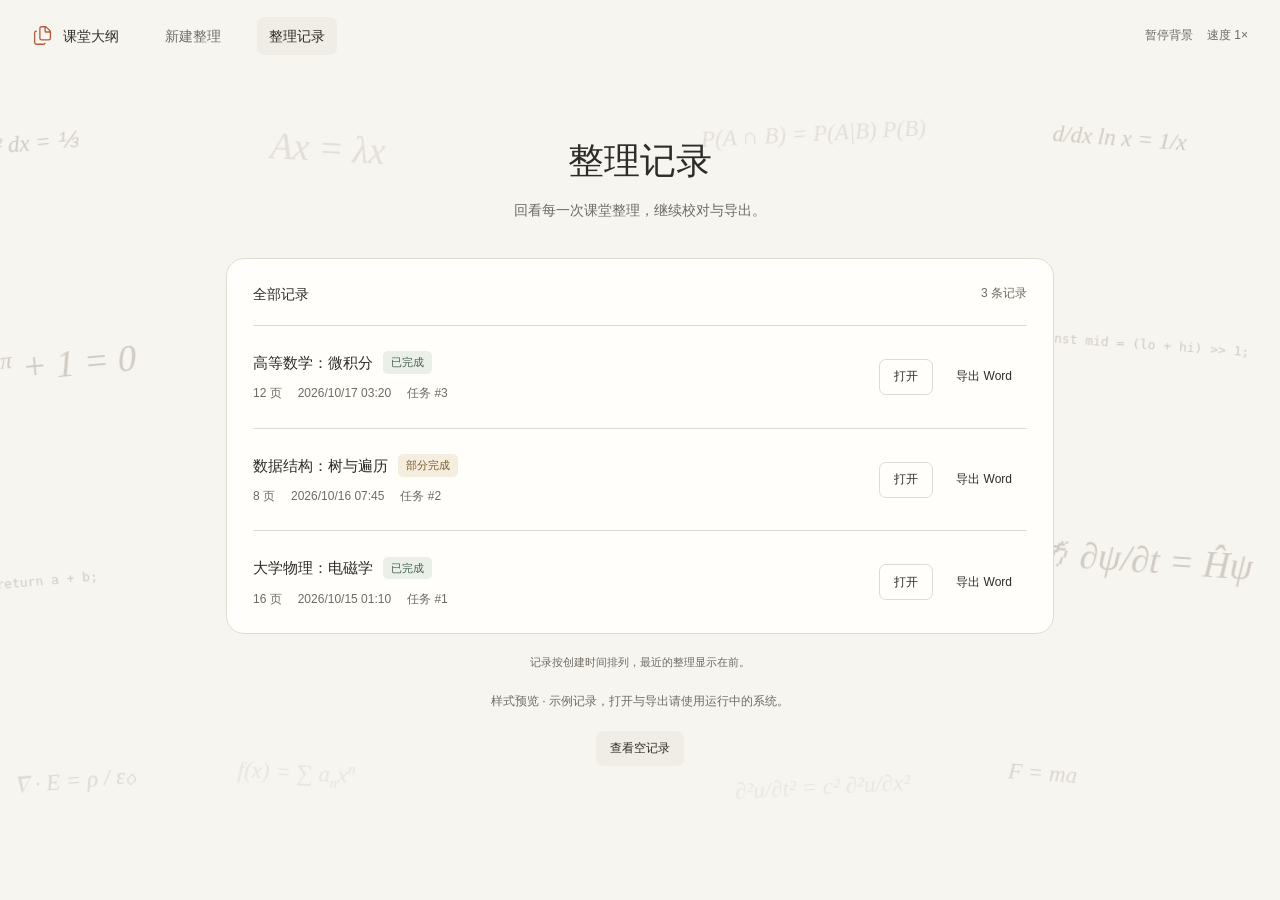
<file: frontend-preview.html>
<!DOCTYPE html>
<html lang="zh-CN">
<head>
  <meta charset="UTF-8">
  <meta name="viewport" content="width=device-width, initial-scale=1.0">
  <title>课堂大纲 · 离线预览</title>
<meta http-equiv="Content-Security-Policy" content="default-src 'none'; script-src 'unsafe-inline'; style-src 'unsafe-inline'; img-src data:; connect-src 'none'; base-uri 'none'; form-action 'none'">
<style>#knowledge-flow-home {
    color-scheme: light dark;
    --kf-bg: light-dark(#f7f5f0, #242321);
    --kf-paper: light-dark(#fffefa, #2e2d2a);
    --kf-ink: light-dark(#2d2c28, #e6e2da);
    --kf-muted: light-dark(#6e6b63, #b1aba0);
    --kf-line: light-dark(#dedbd2, #48443e);
    --kf-wash: light-dark(#f0ede6, #36332e);
    --kf-accent: light-dark(#b55b3c, #d08b6d);
    --kf-intensity: .3;
    --kf-pace: 1;
    position: relative;
    isolation: isolate;
    overflow-x: clip;
    min-height: 100vh;
    margin: 0;
    background: var(--kf-bg);
    color: var(--kf-ink);
    font: 14px/1.6 "Microsoft YaHei UI", "PingFang SC", "Segoe UI", sans-serif;
    text-align: left;
  }
  #knowledge-flow-home * { box-sizing: border-box; }
  #knowledge-flow-home button, #knowledge-flow-home input { font: inherit; }
  #knowledge-flow-home button, #knowledge-flow-home .kf-drop { cursor: pointer; }
  #knowledge-flow-home button:focus-visible, #knowledge-flow-home a:focus-visible, #knowledge-flow-home .kf-drop:focus-within { outline: 2px solid var(--kf-accent); outline-offset: 4px; }
  #knowledge-flow-home [hidden] { display: none !important; }
  #knowledge-flow-home .kf-background { position: absolute; inset: 0; z-index: -1; overflow: hidden; pointer-events: none; user-select: none; mask-image: linear-gradient(transparent, #000 15%, #000 80%, transparent); }
  #knowledge-flow-home .kf-stream { position: absolute; left: var(--left); top: 0; width: max-content; color: light-dark(#776856, #c2ac91); opacity: var(--kf-intensity); transform: rotate(var(--tilt)); }
  #knowledge-flow-home .kf-far { opacity: calc(var(--kf-intensity) * .53); }
  #knowledge-flow-home .kf-ribbon { animation: kf-rise calc(var(--travel) * var(--kf-pace)) linear infinite; animation-delay: var(--delay); will-change: transform; }
  #knowledge-flow-home .kf-cycle { height: 920px; display: flex; flex-direction: column; justify-content: space-around; gap: 28px; padding: 50px 0; }
  #knowledge-flow-home .kf-equation { display: block; font: italic 23px/1.6 "Cambria Math", "Times New Roman", serif; white-space: nowrap; }
  #knowledge-flow-home .kf-equation sup, #knowledge-flow-home .kf-equation sub { font-size: .65em; }
  #knowledge-flow-home .kf-large { font-size: 37px; }
  #knowledge-flow-home .kf-code { display: block; font: 13px/1.8 "Cascadia Code", "Consolas", monospace; white-space: nowrap; }
  @keyframes kf-rise { from { transform: translate3d(0, 0, 0); } to { transform: translate3d(0, -50%, 0); } }
  #knowledge-flow-home.kf-paused .kf-ribbon { animation-play-state: paused; }
  #knowledge-flow-home.kf-playing .kf-ribbon { animation-play-state: running; }
  #knowledge-flow-home .kf-header { position: relative; display: flex; align-items: center; gap: 34px; min-height: 72px; padding: 0 32px; background: var(--kf-bg); }
  #knowledge-flow-home .kf-brand { display: flex; align-items: center; gap: 10px; font-weight: 500; white-space: nowrap; }
  #knowledge-flow-home .kf-brand svg { width: 21px; height: 21px; color: var(--kf-accent); }
  #knowledge-flow-home .kf-nav { display: flex; align-items: center; align-self: stretch; gap: 24px; }
  #knowledge-flow-home .kf-nav-item { display: flex; align-items: center; text-decoration: none; padding: 8px 12px; border: 0; border-radius: 7px; background: none; color: var(--kf-muted); white-space: nowrap; }
  #knowledge-flow-home .kf-current { background: var(--kf-wash); color: var(--kf-ink); font-weight: 500; }
  #knowledge-flow-home .kf-motion { margin-left: auto; padding: 5px 0; border: 0; background: none; color: var(--kf-muted); font-size: 12px; white-space: nowrap; }
  #knowledge-flow-home .kf-motion-controls { position: relative; display: flex; align-items: center; gap: 14px; margin-left: auto; }
  #knowledge-flow-home .kf-motion-controls .kf-motion { margin-left: 0; }
  #knowledge-flow-home .kf-speed-toggle { padding: 5px 0; border: 0; background: none; color: var(--kf-muted); font-size: 12px; white-space: nowrap; }
  #knowledge-flow-home .kf-speed-panel { position: absolute; z-index: 10; top: calc(100% + 12px); right: 0; width: 228px; max-width: calc(100vw - 32px); padding: 16px 18px; border: 1px solid var(--kf-line); border-radius: 10px; background: var(--kf-paper); box-shadow: 0 8px 28px #0000000a; }
  #knowledge-flow-home .kf-speed-panel label { display: flex; align-items: center; justify-content: space-between; color: var(--kf-ink); font-size: 12px; }
  #knowledge-flow-home .kf-speed-value { color: var(--kf-accent); font-variant-numeric: tabular-nums; }
  #knowledge-flow-home .kf-speed-input { display: block; width: 100%; min-height: 32px; margin: 8px 0 2px; accent-color: var(--kf-accent); cursor: pointer; }
  #knowledge-flow-home .kf-speed-input:focus-visible { outline: 2px solid var(--kf-accent); outline-offset: 2px; }
  #knowledge-flow-home .kf-speed-hints { display: flex; justify-content: space-between; color: var(--kf-muted); font-size: 11px; }
  #knowledge-flow-home .kf-main { position: relative; max-width: 732px; margin: 64px auto 40px; padding: 0 16px; }
  #knowledge-flow-home .kf-heading { margin-bottom: 34px; padding: 0 2px; text-align: center; }
  #knowledge-flow-home .kf-heading h1 { margin: 0 0 12px; color: var(--kf-ink); font-family: Georgia, "Songti SC", "SimSun", serif; font-size: 36px; line-height: 1.4; font-weight: 400; }
  #knowledge-flow-home .kf-heading p { margin: 0; color: var(--kf-muted); font-size: 14px; line-height: 1.8; }
  #knowledge-flow-home .kf-workspace { background: var(--kf-paper); border: 1px solid var(--kf-line); border-radius: 18px; }
  #knowledge-flow-home .kf-section-head { display: flex; align-items: center; justify-content: space-between; padding: 24px 26px 18px; gap: 12px; }
  #knowledge-flow-home .kf-section-head h2 { margin: 0; font-size: 14px; font-weight: 500; }
  #knowledge-flow-home .kf-section-head > span { color: var(--kf-muted); font-size: 11px; }
  #knowledge-flow-home .kf-drop { position: relative; display: flex; flex-direction: column; align-items: center; gap: 9px; min-height: 180px; margin: 0 26px; padding: 24px 16px; border: 1px dashed var(--kf-line); border-radius: 12px; background: var(--kf-wash); text-align: center; }
  #knowledge-flow-home .kf-drop > svg { width: 23px; height: 23px; margin-bottom: 3px; color: var(--kf-muted); }
  #knowledge-flow-home .kf-drop strong { font-size: 15px; font-weight: 500; }
  #knowledge-flow-home .kf-drop > span:not(.kf-file-button) { color: var(--kf-muted); font-size: 12px; }
  #knowledge-flow-home .kf-drop small { color: var(--kf-muted); font-size: 11px; }
  #knowledge-flow-home .kf-file-button { display: inline-block; min-width: 112px; padding: 9px 22px; margin: 4px 0; border-radius: 7px; background: var(--kf-ink); color: var(--kf-paper); font-size: 12px; }
  #knowledge-flow-home .kf-file-input { position: absolute; inset: 0; width: 100%; height: 100%; opacity: 0; cursor: pointer; }
  #knowledge-flow-home .kf-list-header { display: flex; justify-content: space-between; margin: 22px 26px 0; padding-bottom: 12px; border-bottom: 1px solid var(--kf-line); font-size: 12px; }
  #knowledge-flow-home .kf-file-count { color: var(--kf-muted); }
  #knowledge-flow-home .kf-files { min-height: 76px; padding: 14px 26px; }
  #knowledge-flow-home .kf-empty { margin: 10px 0; color: var(--kf-muted); text-align: center; font-size: 12px; }
  #knowledge-flow-home .kf-file-row { display: grid; grid-template-columns: 30px minmax(0, 1fr) auto; align-items: center; gap: 10px; padding: 8px 0; color: var(--kf-ink); overflow-wrap: anywhere; font-size: 12px; }
  #knowledge-flow-home .kf-bottom { display: flex; align-items: center; justify-content: space-between; gap: 12px; padding: 18px 26px; border-top: 1px solid var(--kf-line); }
  #knowledge-flow-home .kf-bottom > span { color: var(--kf-muted); font-size: 11px; }
  #knowledge-flow-home .kf-generate { padding: 9px 20px; border: 0; border-radius: 7px; background: var(--kf-accent); color: var(--kf-paper); font-size: 12px; cursor: pointer; }
  #knowledge-flow-home .kf-note { margin: 20px 2px 0; color: var(--kf-muted); text-align: center; font-size: 11px; }
  @media (max-width: 680px) {
    #knowledge-flow-home .kf-header { gap: 16px; padding: 14px 16px; flex-wrap: wrap; }
    #knowledge-flow-home .kf-nav { order: 3; width: 100%; height: 36px; gap: 12px; }
    #knowledge-flow-home .kf-motion { margin-right: 0; }
    #knowledge-flow-home .kf-main { margin-top: 38px; }
    #knowledge-flow-home .kf-heading { margin-bottom: 28px; }
    #knowledge-flow-home .kf-heading h1 { font-size: 29px; }
    #knowledge-flow-home .kf-heading p { font-size: 13px; }
    #knowledge-flow-home .kf-section-head, #knowledge-flow-home .kf-bottom { padding: 20px 18px; }
    #knowledge-flow-home .kf-drop { margin: 0 18px; }
    #knowledge-flow-home .kf-list-header { margin-left: 18px; margin-right: 18px; }
    #knowledge-flow-home .kf-files { padding: 14px 18px; }
    #knowledge-flow-home .kf-background { opacity: .65; }
    #knowledge-flow-home .kf-bottom { flex-wrap: wrap; }
  }
  @media (prefers-reduced-motion: reduce) {
    #knowledge-flow-home .kf-ribbon { animation-play-state: paused; }
  }
  @media (pointer: coarse) {
    #knowledge-flow-home button { min-height: 44px; }
  }
  #knowledge-flow-home .kf-drop:hover, #knowledge-flow-home .kf-drop.dragover { border-color: var(--kf-accent); }
  #knowledge-flow-home .kf-generate:disabled { background: light-dark(#e7e3dc, #444039); color: light-dark(#858075, #b2aa9c); cursor: not-allowed; }
  #knowledge-flow-home .file-order { color: var(--kf-muted); }
  #knowledge-flow-home .file-name { min-width: 0; overflow-wrap: anywhere; }
  #knowledge-flow-home .move-btns { display: flex; gap: 4px; }
  #knowledge-flow-home .move-btns button { width: 32px; min-height: 32px; padding: 4px; border: 1px solid var(--kf-line); border-radius: 7px; background: var(--kf-paper); color: var(--kf-accent); }
  #knowledge-flow-home .move-btns button:hover:not(:disabled) { background: var(--kf-wash); }
  #knowledge-flow-home .move-btns button:disabled { color: light-dark(#aaa398, #8f877b); cursor: default; }
  @media (max-width: 420px) {
    #knowledge-flow-home .kf-files { padding: 12px 16px; }
    #knowledge-flow-home .kf-file-row { grid-template-columns: 26px minmax(0, 1fr); gap: 6px; }
    #knowledge-flow-home .move-btns { grid-column: 2; justify-content: flex-end; }
  }
  @media (pointer: coarse) {
    #knowledge-flow-home .move-btns button { width: 44px; min-height: 44px; }
    #knowledge-flow-home .kf-nav { min-height: 44px; }
    #knowledge-flow-home .kf-nav-item { min-height: 44px; }
  }

#knowledge-flow-home.kf-history-view .kf-main { max-width: 860px; }
#knowledge-flow-home .kf-history-list { padding: 0 26px; }
#knowledge-flow-home .kf-history-workspace .kf-section-head { padding-bottom: 20px; }
#knowledge-flow-home .kf-history-workspace .kf-section-head > span { font-size: 12px; }
#knowledge-flow-home .kf-record { display: flex; align-items: center; justify-content: space-between; gap: 24px; padding: 24px 0; border-top: 1px solid var(--kf-line); }
#knowledge-flow-home .kf-record-info { min-width: 0; }
#knowledge-flow-home .kf-record-heading { display: flex; align-items: center; flex-wrap: wrap; gap: 10px; }
#knowledge-flow-home .kf-record-heading h3 { margin: 0; font-size: 15px; line-height: 1.7; font-weight: 500; overflow-wrap: anywhere; }
#knowledge-flow-home .kf-record-meta { display: flex; flex-wrap: wrap; gap: 4px 16px; margin-top: 9px; color: var(--kf-muted); font-size: 12px; overflow-wrap: anywhere; }
#knowledge-flow-home .kf-status { display: inline-block; flex-shrink: 0; padding: 2px 8px; border-radius: 5px; background: var(--kf-wash); color: var(--kf-muted); font-size: 11px; line-height: 1.7; white-space: nowrap; }
#knowledge-flow-home .kf-status-running { color: var(--kf-ink); }
#knowledge-flow-home .kf-status-success { background: light-dark(#eaf0e8, #303d31); color: light-dark(#46634c, #a6c2ab); }
#knowledge-flow-home .kf-status-failed { background: light-dark(#f7eae5, #49342f); color: light-dark(#934c40, #e3afa3); }
#knowledge-flow-home .kf-status-partial { background: light-dark(#f5eedf, #443b2b); color: light-dark(#785c2b, #d6bd85); }
#knowledge-flow-home .kf-record-actions { display: flex; align-items: center; flex-shrink: 0; gap: 8px; }
#knowledge-flow-home .kf-history-action { display: inline-flex; align-items: center; justify-content: center; min-height: 36px; padding: 7px 14px; border: 1px solid transparent; border-radius: 7px; background: none; color: var(--kf-ink); font-size: 12px; text-decoration: none; white-space: nowrap; }
#knowledge-flow-home .kf-record-open { border-color: var(--kf-line); }
#knowledge-flow-home .kf-history-action:hover { background: var(--kf-wash); }
#knowledge-flow-home .kf-history-primary { padding: 9px 22px; background: var(--kf-ink); color: var(--kf-paper); }
#knowledge-flow-home .kf-history-primary:hover { background: var(--kf-accent); }
#knowledge-flow-home .kf-history-state { display: flex; flex-direction: column; align-items: center; justify-content: center; min-height: 300px; gap: 12px; padding: 44px 18px; border-top: 1px solid var(--kf-line); text-align: center; }
#knowledge-flow-home .kf-history-state h3 { margin: 0; font-family: Georgia, "Songti SC", "SimSun", serif; font-size: 23px; line-height: 1.6; font-weight: 400; }
#knowledge-flow-home .kf-history-state p { max-width: 360px; margin: 0; color: var(--kf-muted); font-size: 13px; }
#knowledge-flow-home .kf-history-state .kf-history-action { margin-top: 10px; }
@media (max-width: 680px) {
    #knowledge-flow-home .kf-history-list { padding: 0 18px; }
    #knowledge-flow-home .kf-record { align-items: stretch; flex-direction: column; gap: 16px; padding: 22px 0; }
    #knowledge-flow-home .kf-record-actions { justify-content: flex-end; }
    #knowledge-flow-home .kf-history-state { min-height: 280px; padding: 36px 4px; }
    #knowledge-flow-home .kf-history-state h3 { font-size: 21px; }
}
@media (pointer: coarse) {
    #knowledge-flow-home .kf-history-action { min-height: 44px; }
}

    #knowledge-flow-home .kf-preview-tools { margin: 20px 0; text-align: center; color: var(--kf-muted); font-size: 12px; }
    #knowledge-flow-home .kf-preview-tools button { margin-top: 8px; border: 0; padding: 8px 14px; border-radius: 7px; background: var(--kf-wash); color: var(--kf-ink); }
    </style>
</head>
<body id="knowledge-flow-home" class="kf-history-view">
  <div class="kf-background" aria-hidden="true">
    <div class="kf-stream" style="--left:2%;--travel:83s;--delay:-31s;--tilt:-5deg">
      <div class="kf-ribbon">
        <div class="kf-cycle">
          <span class="kf-equation">∫<sub>0</sub><sup>1</sup> x² dx = ⅓</span>
          <span class="kf-equation kf-large">e<sup>iπ</sup> + 1 = 0</span>
          <span class="kf-code">return a + b;</span>
          <span class="kf-equation">∇ · E = ρ / ε₀</span>
        </div>
        <div class="kf-cycle">
          <span class="kf-equation">∫<sub>0</sub><sup>1</sup> x² dx = ⅓</span>
          <span class="kf-equation kf-large">e<sup>iπ</sup> + 1 = 0</span>
          <span class="kf-code">return a + b;</span>
          <span class="kf-equation">∇ · E = ρ / ε₀</span>
        </div>
      </div>
    </div>
    <div class="kf-stream kf-far" style="--left:18%;--travel:119s;--delay:-74s;--tilt:3deg">
      <div class="kf-ribbon">
        <div class="kf-cycle">
          <span class="kf-equation kf-large">Ax = λx</span>
          <span class="kf-equation">lim<sub>x→0</sub> sin x / x = 1</span>
          <span class="kf-code">while (node) { node = node.next; }</span>
          <span class="kf-equation">f(x) = ∑ a<sub>n</sub>x<sup>n</sup></span>
        </div>
        <div class="kf-cycle">
          <span class="kf-equation kf-large">Ax = λx</span>
          <span class="kf-equation">lim<sub>x→0</sub> sin x / x = 1</span>
          <span class="kf-code">while (node) { node = node.next; }</span>
          <span class="kf-equation">f(x) = ∑ a<sub>n</sub>x<sup>n</sup></span>
        </div>
      </div>
    </div>
    <div class="kf-stream" style="--left:78%;--travel:97s;--delay:-56s;--tilt:4deg">
      <div class="kf-ribbon">
        <div class="kf-cycle">
          <span class="kf-equation">d/dx ln x = 1/x</span>
          <span class="kf-code">const mid = (lo + hi) &gt;&gt; 1;</span>
          <span class="kf-equation kf-large">iℏ ∂ψ/∂t = Ĥψ</span>
          <span class="kf-equation">F = ma</span>
        </div>
        <div class="kf-cycle">
          <span class="kf-equation">d/dx ln x = 1/x</span>
          <span class="kf-code">const mid = (lo + hi) &gt;&gt; 1;</span>
          <span class="kf-equation kf-large">iℏ ∂ψ/∂t = Ĥψ</span>
          <span class="kf-equation">F = ma</span>
        </div>
      </div>
    </div>
    <div class="kf-stream kf-far" style="--left:58%;--travel:107s;--delay:-16s;--tilt:-3deg">
      <div class="kf-ribbon">
        <div class="kf-cycle">
          <span class="kf-equation">P(A ∩ B) = P(A|B) P(B)</span>
          <span class="kf-equation kf-large">[ a b ]<br>[ c d ]</span>
          <span class="kf-code">for (let i = 0; i &lt; n; i++)</span>
          <span class="kf-equation">∂²u/∂t² = c² ∂²u/∂x²</span>
        </div>
        <div class="kf-cycle">
          <span class="kf-equation">P(A ∩ B) = P(A|B) P(B)</span>
          <span class="kf-equation kf-large">[ a b ]<br>[ c d ]</span>
          <span class="kf-code">for (let i = 0; i &lt; n; i++)</span>
          <span class="kf-equation">∂²u/∂t² = c² ∂²u/∂x²</span>
        </div>
      </div>
    </div>
  </div>

  <header class="kf-header">
    <div class="kf-brand"><svg xmlns="http://www.w3.org/2000/svg" viewBox="0 0 24 24" width="16" height="16" fill="none" stroke="currentColor" stroke-width="1.5" stroke-linecap="round" stroke-linejoin="round" aria-hidden="true"><path d="M15 2h-4a2 2 0 0 0-2 2v11a2 2 0 0 0 2 2h8a2 2 0 0 0 2-2V8"/><path d="M16.706 2.706A2.4 2.4 0 0 0 15 2v5a1 1 0 0 0 1 1h5a2.4 2.4 0 0 0-.706-1.706z"/><path d="M5 7a2 2 0 0 0-2 2v11a2 2 0 0 0 2 2h8a2 2 0 0 0 1.732-1"/></svg><span>课堂大纲</span></div>
    <nav class="kf-nav" aria-label="主导航">
      <a class="kf-nav-item" href="/">新建整理</a>
      <a class="kf-nav-item kf-current" href="/history.html" aria-current="page">整理记录</a>
    </nav>
    <div class="kf-motion-controls">
      <button class="kf-motion" type="button" aria-pressed="false">暂停背景</button>
      <button class="kf-speed-toggle" type="button" aria-expanded="false" aria-controls="kf-speed-panel">速度 1×</button>
      <div class="kf-speed-panel" id="kf-speed-panel" hidden>
        <label for="kf-speed">流动速度 <output class="kf-speed-value" for="kf-speed">1×</output></label>
        <input class="kf-speed-input" id="kf-speed" type="range" min="0.25" max="3" step="0.25" value="1">
        <div class="kf-speed-hints"><span>舒缓</span><span>轻快</span></div>
      </div>
    </div>
  </header>
  <main class="kf-main" id="preview-history">
    <section aria-labelledby="history-heading">
      <div class="kf-heading">
        <h1 id="history-heading">整理记录</h1>
        <p>回看每一次课堂整理，继续校对与导出。</p>
      </div>
      <div class="kf-workspace kf-history-workspace">
        <div class="kf-section-head"><h2>全部记录</h2><span id="task-count">读取中</span></div>
        <div id="task-list" class="kf-history-list" aria-live="polite" aria-busy="true">
          <div class="kf-history-state"><h3>正在读取整理记录</h3></div>
        </div>
      </div>
      <p class="kf-note">记录按创建时间排列，最近的整理显示在前。</p>
    </section>
  <div class="kf-preview-tools">
      <p>样式预览 · 示例记录，打开与导出请使用运行中的系统。</p>
      <button id="preview-empty" type="button">查看空记录</button>
      <p id="preview-message" role="status"></p>
    </div></main>
  <main class="kf-main" id="preview-upload" hidden>
    <section class="kf-upload-page" aria-labelledby="upload-heading">
      <div class="kf-heading">
        <h1 id="upload-heading">整理今天的课堂</h1>
        <p>添加课堂照片，按顺序整理成复习大纲。</p>
      </div>
      <div class="kf-workspace">
        <div class="kf-section-head"><h2>课堂照片</h2><span>JPG / PNG / PDF</span></div>
        <label id="drop-zone" class="kf-drop">
          <svg xmlns="http://www.w3.org/2000/svg" viewBox="0 0 24 24" width="16" height="16" fill="none" stroke="currentColor" stroke-width="1.5" stroke-linecap="round" stroke-linejoin="round" aria-hidden="true"><path d="M5 12h14"/><path d="M12 5v14"/></svg>
          <strong>添加课堂照片</strong>
          <span>将照片拖到这里，或选择文件</span>
          <span class="kf-file-button">选择文件</span>
          <small id="file-hint">最多 20 张，单张不超过 10 MB</small>
          <input id="file-input" class="kf-file-input" type="file" multiple accept=".jpg,.jpeg,.png,.pdf" aria-label="选择课堂照片" aria-describedby="file-hint">
        </label>
        <div class="kf-list-header"><span>照片列表</span><span id="file-count" class="kf-file-count" aria-live="polite">0 张</span></div>
        <div id="file-list" class="kf-files"><p class="kf-empty">还没有添加照片</p></div>
        <div class="kf-bottom">
          <span>照片顺序将作为来源页码。</span>
          <button id="generate-btn" class="kf-generate" type="button" disabled>生成大纲</button>
        </div>
      </div>
      <p class="kf-note">生成后可继续校对，并导出 Word。AI 生成结果仅供参考，请人工校对后使用。</p>
    </section>
  </main>
<script>

    let empty = false;
    const samples = [
      {task_id: 3, title: '高等数学：微积分', status: 'success', page_count: 12, created_at: '2026-10-17T03:20:00Z'},
      {task_id: 2, title: '数据结构：树与遍历', status: 'partial', page_count: 8, created_at: '2026-10-16T07:45:00Z'},
      {task_id: 1, title: '大学物理：电磁学', status: 'success', page_count: 16, created_at: '2026-10-15T01:10:00Z'}
    ];
    const API = { listTasks: async () => ({ok: true, json: async () => ({tasks: empty ? [] : samples})}) };
    function renderHistory() { (() => {
    const list = document.getElementById("task-list");
    const count = document.getElementById("task-count");
    const statuses = new Map([
        ["pending", "待处理"], ["running", "处理中"], ["success", "已完成"],
        ["failed", "处理失败"], ["partial", "部分完成"],
    ]);

    function element(tag, className, text) {
        const node = document.createElement(tag);
        node.className = className;
        if (text !== undefined) node.textContent = text;
        return node;
    }

    function showState(title, description, action) {
        const state = element("div", "kf-history-state");
        state.append(element("h3", "", title));
        if (description) state.append(element("p", "", description));
        if (action === "upload") {
            const link = element("a", "kf-history-action kf-history-primary", "新建整理");
            link.href = "/";
            state.append(link);
        } else if (action === "retry") {
            state.setAttribute("role", "alert");
            const retry = element("button", "kf-history-action kf-history-primary", "重新加载");
            retry.type = "button";
            retry.addEventListener("click", async () => {
                const hadFocus = document.activeElement === retry;
                await loadHistory();
                if (hadFocus && document.activeElement === document.body) {
                    const action = list.querySelector("button") || list.querySelector("a");
                    if (action) action.focus();
                }
            });
            state.append(retry);
        }
        list.replaceChildren(state);
    }

    function renderTask(task) {
        const record = element("article", "kf-record");
        const info = element("div", "kf-record-info");
        const heading = element("div", "kf-record-heading");
        const title = task.title && task.title !== "未命名任务" ? task.title : "课堂整理";
        const status = statuses.has(task.status) ? task.status : "unknown";
        heading.append(element("h3", "", title), element("span", `kf-status kf-status-${status}`, statuses.get(status) || "状态未知"));
        const meta = element("div", "kf-record-meta");
        // Existing API timestamps without an offset are stored as UTC.
        const timestamp = String(task.created_at);
        const date = new Date(/(?:Z|[+-]\d{2}:\d{2})$/i.test(timestamp) ? timestamp : `${timestamp}Z`);
        const time = element("time", "", Number.isNaN(date.getTime()) ? "时间未知" : date.toLocaleString("zh-CN", {
            year: "numeric", month: "2-digit", day: "2-digit", hour: "2-digit", minute: "2-digit", hour12: false,
        }));
        if (!Number.isNaN(date.getTime())) time.dateTime = date.toISOString();
        meta.append(element("span", "", `${task.page_count} 页`), time, element("span", "", `任务 #${task.task_id}`));
        info.append(heading, meta);
        const actions = element("div", "kf-record-actions");
        const id = encodeURIComponent(String(task.task_id));
        const open = element("a", "kf-history-action kf-record-open", "打开");
        open.href = `/outline.html?task_id=${id}`;
        open.setAttribute("aria-label", `打开${title}，任务 ${task.task_id}`);
        const exportLink = element("a", "kf-history-action kf-record-export", "导出 Word");
        exportLink.href = `/api/tasks/${id}/export`;
        exportLink.setAttribute("aria-label", `导出${title}为 Word，任务 ${task.task_id}`);
        actions.append(open, exportLink);
        record.append(info, actions);
        return record;
    }

    async function loadHistory() {
        list.setAttribute("aria-busy", "true");
        count.textContent = "读取中";
        showState("正在读取整理记录", "");
        try {
            const response = await API.listTasks();
            if (!response.ok) throw new Error("History request failed");
            const data = await response.json();
            if (!Array.isArray(data.tasks)) throw new Error("Invalid history response");
            const records = data.tasks.map(renderTask);
            count.textContent = `${records.length} 条记录`;
            if (records.length) list.replaceChildren(...records);
            else showState("还没有整理记录", "添加课堂照片后，整理记录会保存在这里。", "upload");
        } catch {
            count.textContent = "未加载";
            showState("暂时无法加载记录", "请检查网络连接，然后重新加载。", "retry");
        } finally {
            list.setAttribute("aria-busy", "false");
        }
    }

    return loadHistory();
})();
 }
    renderHistory();
    const root = document.getElementById('knowledge-flow-home');
    const historyPage = document.getElementById('preview-history');
    const uploadPage = document.getElementById('preview-upload');
    document.addEventListener('click', event => {
      const link = event.target.closest('a');
      if (!link) return;
      event.preventDefault();
      const target = link.getAttribute('href');
      if (target === '/' || target === '/history.html') {
        const showHistory = target === '/history.html';
        historyPage.hidden = !showHistory;
        uploadPage.hidden = showHistory;
        root.classList.toggle('kf-history-view', showHistory);
        root.querySelectorAll('.kf-nav-item').forEach(nav => {
          const current = nav.getAttribute('href') === target;
          nav.classList.toggle('kf-current', current);
          if (current) nav.setAttribute('aria-current', 'page'); else nav.removeAttribute('aria-current');
        });
      } else document.getElementById('preview-message').textContent = '这里是示例记录，请启动后端后使用打开与导出。';
    });
    document.getElementById('preview-empty').addEventListener('click', event => {
      empty = !empty;
      event.target.textContent = empty ? '查看示例记录' : '查看空记录';
      renderHistory();
    });
    function displayFiles(files) {
      const list = document.getElementById('file-list');
      list.replaceChildren();
      Array.from(files).forEach((file, index) => {
        const row = document.createElement('div'); row.className = 'kf-file-row';
        row.textContent = (index + 1) + '. ' + file.name; list.appendChild(row);
      });
      document.getElementById('file-count').textContent = files.length + ' 张';
    }
    document.getElementById('file-input').addEventListener('change', event => displayFiles(event.target.files));
    const drop = document.getElementById('drop-zone');
    drop.addEventListener('dragover', event => event.preventDefault());
    drop.addEventListener('drop', event => { event.preventDefault(); displayFiles(event.dataTransfer.files); });
    document.getElementById('generate-btn').textContent = '预览不提交任务';

(() => {
    const root = document.getElementById("knowledge-flow-home");
    const motionButton = root.querySelector(".kf-motion");
    const controls = root.querySelector(".kf-motion-controls");
    const speedButton = root.querySelector(".kf-speed-toggle");
    const speedPanel = root.querySelector(".kf-speed-panel");
    const speedInput = root.querySelector(".kf-speed-input");
    const speedValue = root.querySelector(".kf-speed-value");
    const reducedMotion = window.matchMedia("(prefers-reduced-motion: reduce)");
    let playing = !reducedMotion.matches;
    let motionChosen = false;
    const normalizeSpeed = value => {
        const number = Number(value);
        return Number.isFinite(number) && number > 0 ? Math.min(3, Math.max(0.25, number)) : 1;
    };
    let speed = 1;
    try { speed = normalizeSpeed(localStorage.getItem("knowledge-flow-speed")); } catch { /* Storage is optional. */ }

    function applySpeed() {
        speedInput.value = String(speed);
        speedValue.textContent = `${speed}×`;
        speedButton.textContent = `速度 ${speed}×`;
        speedInput.setAttribute("aria-valuetext", `${speed} 倍速度`);
        root.querySelectorAll(".kf-ribbon").forEach(ribbon => {
            if (typeof ribbon.getAnimations === "function") {
                // Preserve the current position while changing speed.
                ribbon.getAnimations().forEach(animation => animation.updatePlaybackRate(speed));
            } else {
                root.style.setProperty("--kf-pace", String(1 / speed));
            }
        });
    }

    function closeSpeed() {
        speedPanel.hidden = true;
        speedButton.setAttribute("aria-expanded", "false");
    }
    speedButton.addEventListener("click", () => {
        speedPanel.hidden = !speedPanel.hidden;
        speedButton.setAttribute("aria-expanded", String(!speedPanel.hidden));
    });
    speedInput.addEventListener("input", () => {
        speed = normalizeSpeed(speedInput.value);
        applySpeed();
        try { localStorage.setItem("knowledge-flow-speed", String(speed)); } catch { /* Still works without persistence. */ }
    });
    document.addEventListener("click", event => {
        if (!controls.contains(event.target)) closeSpeed();
    });
    document.addEventListener("keydown", event => {
        if (event.key === "Escape" && !speedPanel.hidden) {
            closeSpeed();
            speedButton.focus();
        }
    });

    function render() {
        root.classList.toggle("kf-paused", !playing);
        root.classList.toggle("kf-playing", playing);
        motionButton.textContent = playing ? "暂停背景" : "播放背景";
        motionButton.setAttribute("aria-pressed", String(!playing));
        motionButton.disabled = false;
    }

    motionButton.addEventListener("click", () => {
        motionChosen = true;
        playing = !playing;
        render();
    });
    reducedMotion.addEventListener("change", () => {
        if (!motionChosen) playing = !reducedMotion.matches;
        render();
    });
    render();
    applySpeed();
})();

</script>
</body>
</html>
</file>
